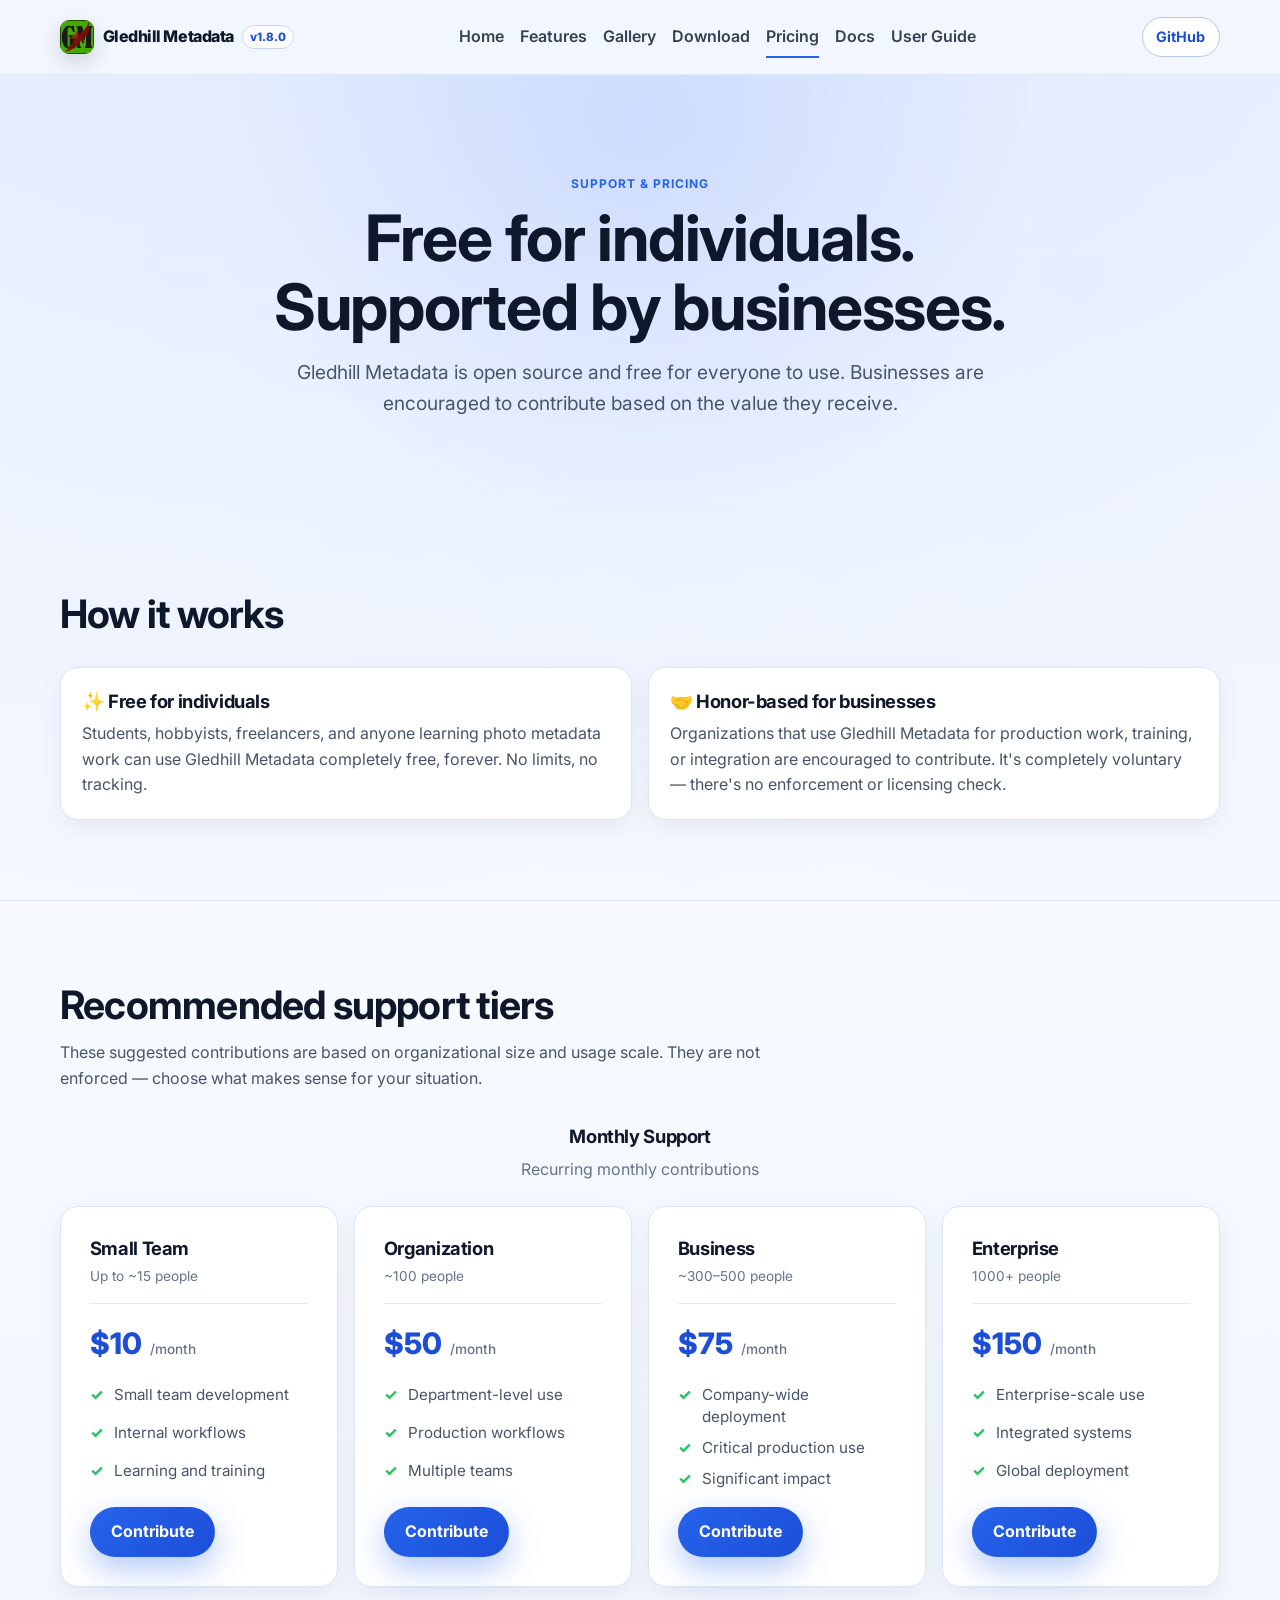
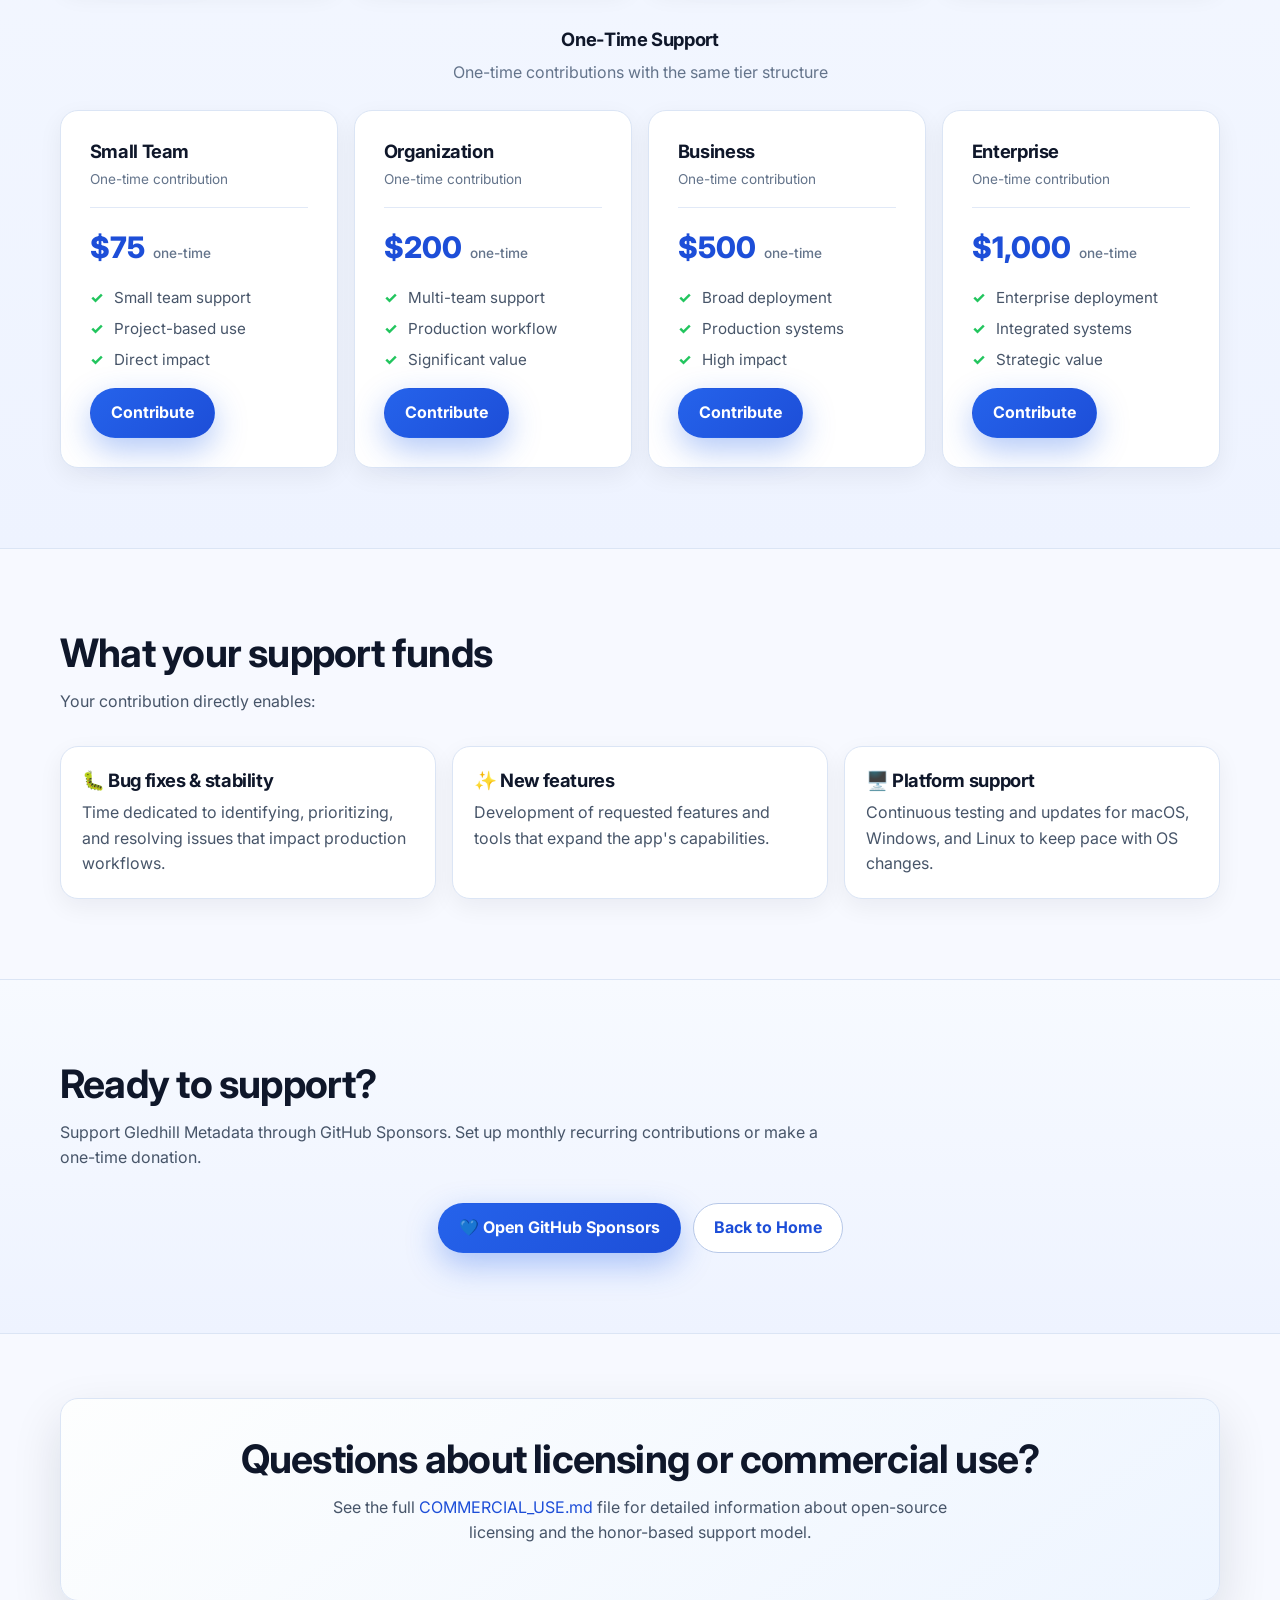
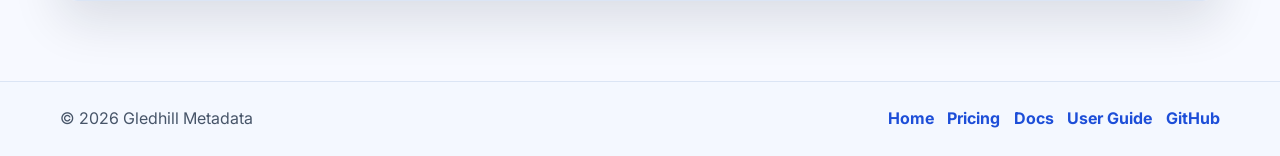
<file: pricing.html>
<!doctype html>
<html lang="en">
<head>
  <meta charset="UTF-8" />
  <meta name="viewport" content="width=device-width, initial-scale=1.0" />
  <meta name="description" content="Gledhill Metadata pricing and commercial use information. Free for individuals, support from businesses." />
  <meta name="keywords" content="pricing, commercial use, support, donation" />
  <meta name="author" content="Gledhill Metadata" />
  <title>Pricing & Support — Gledhill Metadata</title>
  <meta property="og:title" content="Pricing & Support — Gledhill Metadata" />
  <meta property="og:description" content="Free for individuals. Businesses are encouraged to support development." />
  <meta property="og:url" content="https://nerd-or-geek.github.io/Gledhill-Metadata/pricing.html" />
  <meta property="og:type" content="website" />
  <meta name="twitter:card" content="summary" />
  <link rel="canonical" href="https://nerd-or-geek.github.io/Gledhill-Metadata/pricing.html" />
  <link rel="icon" type="image/x-icon" href="gledhillmetadata/assets/icons/app_logo.ico" />
  <link rel="preconnect" href="https://fonts.googleapis.com" />
  <link rel="preconnect" href="https://fonts.gstatic.com" crossorigin />
  <link href="https://fonts.googleapis.com/css2?family=Inter:wght@400;500;600;700;800&display=swap" rel="stylesheet" />
  <link rel="stylesheet" href="styles.css" />
</head>
<body>
  <header class="site-header">
    <div class="container header-inner">
      <a href="index.html" class="brand" aria-label="Gledhill Metadata home">
        <img class="brand-logo" src="assets/app_logo-web.png" alt="" aria-hidden="true" />
        <span>Gledhill Metadata</span>
        <span class="brand-version">v1.8.0</span>
      </a>
      <nav class="nav" aria-label="Main navigation">
        <a href="index.html#top">Home</a>
        <a href="index.html#features">Features</a>
        <a href="index.html#gallery">Gallery</a>
        <a href="index.html#download">Download</a>
        <a href="pricing.html" class="nav-active">Pricing</a>
        <a href="docs.html">Docs</a>
        <a href="user-guide.html">User Guide</a>
      </nav>
      <a class="btn btn-outline btn-small nav-github" href="https://github.com/Nerd-or-Geek/Gledhill-Metadata" target="_blank" rel="noopener noreferrer">GitHub</a>
      <button class="nav-hamburger" aria-label="Toggle navigation" aria-expanded="false" aria-controls="mobile-nav">
        <span></span><span></span><span></span>
      </button>
    </div>
  </header>
  <div class="mobile-nav-overlay" id="mobile-nav" aria-hidden="true">
    <nav aria-label="Mobile navigation">
      <a href="index.html#top">Home</a>
      <a href="index.html#features">Features</a>
      <a href="index.html#gallery">Gallery</a>
      <a href="index.html#download">Download</a>
      <a href="pricing.html">Pricing</a>
      <a href="docs.html">Docs</a>
      <a href="user-guide.html">User Guide</a>
      <a href="https://github.com/Nerd-or-Geek/Gledhill-Metadata" target="_blank" rel="noopener noreferrer">GitHub ↗</a>
    </nav>
  </div>

  <main id="top">
    <section class="hero">
      <div class="container hero-inner" data-reveal>
        <p class="eyebrow">Support & Pricing</p>
        <h1>Free for individuals.<br />Supported by businesses.</h1>
        <p class="hero-tagline">Gledhill Metadata is open source and free for everyone to use. Businesses are encouraged to contribute based on the value they receive.</p>
      </div>
    </section>

    <section class="section">
      <div class="container" data-reveal>
        <div class="section-heading-row">
          <div>
            <h2>How it works</h2>
          </div>
        </div>
        <div class="grid cards-2">
          <article class="card">
            <h3>✨ Free for individuals</h3>
            <p>Students, hobbyists, freelancers, and anyone learning photo metadata work can use Gledhill Metadata completely free, forever. No limits, no tracking.</p>
          </article>
          <article class="card">
            <h3>🤝 Honor-based for businesses</h3>
            <p>Organizations that use Gledhill Metadata for production work, training, or integration are encouraged to contribute. It's completely voluntary — there's no enforcement or licensing check.</p>
          </article>
        </div>
      </div>
    </section>

    <section class="section section-alt">
      <div class="container" data-reveal>
        <h2>Recommended support tiers</h2>
        <p class="section-intro">These suggested contributions are based on organizational size and usage scale. They are not enforced — choose what makes sense for your situation.</p>
        
        <h3 style="text-align: center; margin-top: 2rem; margin-bottom: 0.5rem;">Monthly Support</h3>
        <p style="text-align: center; color: #64748b; margin-bottom: 1.5rem;">Recurring monthly contributions</p>
        <div class="grid pricing-grid">
          <article class="pricing-card">
            <div class="pricing-header">
              <h3>Small Team</h3>
              <p class="pricing-desc">Up to ~15 people</p>
            </div>
            <div class="pricing-amount">
              <span class="price">$10</span>
              <span class="period">/month</span>
            </div>
            <ul class="pricing-features">
              <li>Small team development</li>
              <li>Internal workflows</li>
              <li>Learning and training</li>
            </ul>
            <a class="btn btn-primary" href="https://github.com/sponsors/Nerd-or-Geek" target="_blank" rel="noopener noreferrer">Contribute</a>
          </article>

          <article class="pricing-card">
            <div class="pricing-header">
              <h3>Organization</h3>
              <p class="pricing-desc">~100 people</p>
            </div>
            <div class="pricing-amount">
              <span class="price">$50</span>
              <span class="period">/month</span>
            </div>
            <ul class="pricing-features">
              <li>Department-level use</li>
              <li>Production workflows</li>
              <li>Multiple teams</li>
            </ul>
            <a class="btn btn-primary" href="https://github.com/sponsors/Nerd-or-Geek" target="_blank" rel="noopener noreferrer">Contribute</a>
          </article>

          <article class="pricing-card">
            <div class="pricing-header">
              <h3>Business</h3>
              <p class="pricing-desc">~300–500 people</p>
            </div>
            <div class="pricing-amount">
              <span class="price">$75</span>
              <span class="period">/month</span>
            </div>
            <ul class="pricing-features">
              <li>Company-wide deployment</li>
              <li>Critical production use</li>
              <li>Significant impact</li>
            </ul>
            <a class="btn btn-primary" href="https://github.com/sponsors/Nerd-or-Geek" target="_blank" rel="noopener noreferrer">Contribute</a>
          </article>

          <article class="pricing-card">
            <div class="pricing-header">
              <h3>Enterprise</h3>
              <p class="pricing-desc">1000+ people</p>
            </div>
            <div class="pricing-amount">
              <span class="price">$150</span>
              <span class="period">/month</span>
            </div>
            <ul class="pricing-features">
              <li>Enterprise-scale use</li>
              <li>Integrated systems</li>
              <li>Global deployment</li>
            </ul>
            <a class="btn btn-primary" href="https://github.com/sponsors/Nerd-or-Geek" target="_blank" rel="noopener noreferrer">Contribute</a>
          </article>
        </div>

        <h3 style="text-align: center; margin-top: 2.5rem; margin-bottom: 0.5rem;">One-Time Support</h3>
        <p style="text-align: center; color: #64748b; margin-bottom: 1.5rem;">One-time contributions with the same tier structure</p>
        <div class="grid pricing-grid">
          <article class="pricing-card">
            <div class="pricing-header">
              <h3>Small Team</h3>
              <p class="pricing-desc">One-time contribution</p>
            </div>
            <div class="pricing-amount">
              <span class="price">$75</span>
              <span class="period">one-time</span>
            </div>
            <ul class="pricing-features">
              <li>Small team support</li>
              <li>Project-based use</li>
              <li>Direct impact</li>
            </ul>
            <a class="btn btn-primary" href="https://github.com/sponsors/Nerd-or-Geek" target="_blank" rel="noopener noreferrer">Contribute</a>
          </article>

          <article class="pricing-card">
            <div class="pricing-header">
              <h3>Organization</h3>
              <p class="pricing-desc">One-time contribution</p>
            </div>
            <div class="pricing-amount">
              <span class="price">$200</span>
              <span class="period">one-time</span>
            </div>
            <ul class="pricing-features">
              <li>Multi-team support</li>
              <li>Production workflow</li>
              <li>Significant value</li>
            </ul>
            <a class="btn btn-primary" href="https://github.com/sponsors/Nerd-or-Geek" target="_blank" rel="noopener noreferrer">Contribute</a>
          </article>

          <article class="pricing-card">
            <div class="pricing-header">
              <h3>Business</h3>
              <p class="pricing-desc">One-time contribution</p>
            </div>
            <div class="pricing-amount">
              <span class="price">$500</span>
              <span class="period">one-time</span>
            </div>
            <ul class="pricing-features">
              <li>Broad deployment</li>
              <li>Production systems</li>
              <li>High impact</li>
            </ul>
            <a class="btn btn-primary" href="https://github.com/sponsors/Nerd-or-Geek" target="_blank" rel="noopener noreferrer">Contribute</a>
          </article>

          <article class="pricing-card">
            <div class="pricing-header">
              <h3>Enterprise</h3>
              <p class="pricing-desc">One-time contribution</p>
            </div>
            <div class="pricing-amount">
              <span class="price">$1,000</span>
              <span class="period">one-time</span>
            </div>
            <ul class="pricing-features">
              <li>Enterprise deployment</li>
              <li>Integrated systems</li>
              <li>Strategic value</li>
            </ul>
            <a class="btn btn-primary" href="https://github.com/sponsors/Nerd-or-Geek" target="_blank" rel="noopener noreferrer">Contribute</a>
          </article>
        </div>
      </div>
    </section>

    <section class="section">
      <div class="container" data-reveal>
        <h2>What your support funds</h2>
        <p class="section-intro">Your contribution directly enables:</p>
        <div class="grid cards-3">
          <article class="card">
            <h3>🐛 Bug fixes & stability</h3>
            <p>Time dedicated to identifying, prioritizing, and resolving issues that impact production workflows.</p>
          </article>
          <article class="card">
            <h3>✨ New features</h3>
            <p>Development of requested features and tools that expand the app's capabilities.</p>
          </article>
          <article class="card">
            <h3>🖥️ Platform support</h3>
            <p>Continuous testing and updates for macOS, Windows, and Linux to keep pace with OS changes.</p>
          </article>
        </div>
      </div>
    </section>

    <section class="section section-alt">
      <div class="container support-section" data-reveal>
        <h2>Ready to support?</h2>
        <p class="section-intro">Support Gledhill Metadata through GitHub Sponsors. Set up monthly recurring contributions or make a one-time donation.</p>
        <div class="hero-actions">
          <a class="btn btn-primary" href="https://github.com/sponsors/Nerd-or-Geek" target="_blank" rel="noopener noreferrer">💙 Open GitHub Sponsors</a>
          <a class="btn btn-outline" href="index.html">Back to Home</a>
        </div>
      </div>
    </section>

    <section class="section cta-section">
      <div class="container cta-inner" data-reveal>
        <h2>Questions about licensing or commercial use?</h2>
        <p>See the full <a href="COMMERCIAL_USE.md">COMMERCIAL_USE.md</a> file for detailed information about open-source licensing and the honor-based support model.</p>
      </div>
    </section>
  </main>

  <footer class="site-footer">
    <div class="container footer-inner">
      <p>&copy; <span id="year"></span> Gledhill Metadata</p>
      <nav class="footer-links" aria-label="Footer navigation">
        <a href="index.html">Home</a>
        <a href="pricing.html">Pricing</a>
        <a href="docs.html">Docs</a>
        <a href="user-guide.html">User Guide</a>
        <a href="https://github.com/Nerd-or-Geek/Gledhill-Metadata" target="_blank" rel="noopener noreferrer">GitHub</a>
      </nav>
    </div>
  </footer>

  <script src="script.js"></script>
</body>
</html>
</file>
<file: styles.css>
:root {
  --bg: #f7f9ff;
  --bg-alt: #eef3ff;
  --surface: #ffffff;
  --surface-soft: #f8fbff;
  --text: #0f172a;
  --muted: #475569;
  --primary: #2563eb;
  --primary-hover: #1d4ed8;
  --ring: rgba(37, 99, 235, 0.3);
  --border: #dbe5f5;
  --shadow-sm: 0 8px 24px rgba(15, 23, 42, 0.06);
  --shadow: 0 20px 50px rgba(15, 23, 42, 0.12);
  --shadow-lg: 0 36px 90px rgba(15, 23, 42, 0.16);
  --radius: 18px;
  --radius-sm: 12px;
  --container: 1160px;
}

* {
  box-sizing: border-box;
}

html,
body {
  margin: 0;
  padding: 0;
}

html {
  scroll-behavior: smooth;
}

body {
  font-family: Inter, -apple-system, BlinkMacSystemFont, "Segoe UI", Roboto, Arial, sans-serif;
  background: radial-gradient(circle at 20% -10%, #dce7ff 0, transparent 35%),
    radial-gradient(circle at 90% 0%, #e8efff 0, transparent 30%),
    var(--bg);
  color: var(--text);
  line-height: 1.6;
}

a {
  color: inherit;
  text-decoration: none;
}

a:focus-visible,
button:focus-visible {
  outline: 3px solid var(--ring);
  outline-offset: 2px;
}

img {
  max-width: 100%;
  display: block;
}

.container {
  width: min(var(--container), calc(100% - 2rem));
  margin: 0 auto;
}

.section {
  padding: 5rem 0;
}

.section-alt {
  background: linear-gradient(180deg, #f7faff 0%, #eef3ff 100%);
  border-block: 1px solid var(--border);
}

.eyebrow {
  margin: 0 0 0.6rem;
  color: var(--primary);
  font-weight: 700;
  text-transform: uppercase;
  letter-spacing: 0.08em;
  font-size: 0.75rem;
}

h1,
h2,
h3 {
  margin: 0;
  letter-spacing: -0.02em;
}

h1 {
  font-size: clamp(2.2rem, 5.5vw, 4rem);
  line-height: 1.08;
}

h2 {
  font-size: clamp(1.7rem, 3.6vw, 2.45rem);
  line-height: 1.2;
  margin-bottom: 0.8rem;
}

h3 {
  font-size: 1.15rem;
  line-height: 1.35;
}

p {
  margin: 0;
  color: var(--muted);
}

.section-intro {
  max-width: 760px;
  margin: 0 0 2rem;
}

.section-intro.left {
  margin-bottom: 0;
}

.site-header {
  position: sticky;
  top: 0;
  z-index: 40;
  backdrop-filter: blur(10px);
  background: rgba(247, 249, 255, 0.78);
  border-bottom: 1px solid rgba(219, 229, 245, 0.85);
}

.header-inner {
  min-height: 74px;
  display: flex;
  align-items: center;
  justify-content: space-between;
  gap: 1rem;
}

.brand {
  display: inline-flex;
  align-items: center;
  gap: 0.55rem;
  font-weight: 800;
  letter-spacing: -0.03em;
  color: #0f172a;
  white-space: nowrap;
}

.brand-logo {
  width: 34px;
  height: 34px;
  border-radius: 9px;
  object-fit: cover;
  box-shadow: 0 8px 20px rgba(15, 23, 42, 0.16);
}

.brand-version {
  border: 1px solid #c7d6f0;
  border-radius: 999px;
  padding: 0.12rem 0.42rem;
  background: rgba(255, 255, 255, 0.78);
  color: #1d4ed8;
  font-size: 0.72rem;
  font-weight: 800;
  letter-spacing: 0;
}

.nav {
  display: flex;
  align-items: center;
  gap: 1rem;
}

.nav a {
  position: relative;
  color: #334155;
  font-weight: 600;
  padding: 0.4rem 0;
}

.nav a::after {
  content: "";
  position: absolute;
  left: 0;
  right: 0;
  bottom: -2px;
  height: 2px;
  background: var(--primary);
  transform: scaleX(0);
  transform-origin: left;
  transition: transform 0.25s ease;
}

.nav a:hover,
.nav a.active {
  color: #0f172a;
}

.nav a:hover::after,
.nav a.active::after {
  transform: scaleX(1);
}

.btn {
  border: 1px solid transparent;
  border-radius: 999px;
  display: inline-flex;
  align-items: center;
  justify-content: center;
  gap: 0.45rem;
  font-weight: 700;
  cursor: pointer;
  transition: transform 0.2s ease, box-shadow 0.25s ease, background 0.25s ease, color 0.25s ease, border-color 0.25s ease;
}

.btn:hover {
  transform: translateY(-2px);
}

.btn:active {
  transform: translateY(0);
}

.btn-primary,
.btn-ghost,
.btn-outline {
  min-height: 44px;
  padding: 0.72rem 1.25rem;
}

.btn-primary {
  color: #fff;
  background: linear-gradient(135deg, #2563eb 0%, #1d4ed8 100%);
  box-shadow: 0 12px 32px rgba(37, 99, 235, 0.35);
}

.btn-primary:hover {
  box-shadow: 0 20px 36px rgba(37, 99, 235, 0.42);
}

.btn-ghost {
  color: #0f172a;
  border-color: #cad8f0;
  background: rgba(255, 255, 255, 0.8);
}

.btn-ghost:hover {
  border-color: #9db7e8;
  background: #fff;
}

.btn-outline {
  color: #1d4ed8;
  border-color: #b7c8e8;
  background: #fff;
}

.btn-outline:hover {
  border-color: #8aacdf;
  background: #f7faff;
}

.btn-small {
  min-height: 36px;
  padding: 0.45rem 0.85rem;
  font-size: 0.9rem;
}

.hero {
  padding: 6.2rem 0 4.2rem;
  position: relative;
}

.hero::before {
  content: "";
  position: absolute;
  inset: 0;
  background: radial-gradient(circle at 50% 10%, rgba(37, 99, 235, 0.12) 0%, transparent 55%);
  pointer-events: none;
}

.hero-inner {
  position: relative;
  z-index: 1;
  text-align: center;
  max-width: 940px;
}

.hero-tagline {
  margin: 1rem auto 1.5rem;
  max-width: 760px;
  font-size: clamp(1rem, 2vw, 1.2rem);
}

.hero-micro-proof {
  display: flex;
  justify-content: center;
  flex-wrap: wrap;
  gap: 0.5rem;
  margin-bottom: 1.5rem;
}

.hero-micro-proof span {
  border: 1px solid #c9d8f2;
  border-radius: 999px;
  background: rgba(255, 255, 255, 0.78);
  color: #1e3a8a;
  font-size: 0.82rem;
  font-weight: 700;
  padding: 0.28rem 0.65rem;
}

.hero-actions {
  display: flex;
  flex-wrap: wrap;
  justify-content: center;
  gap: 0.75rem;
}

.hero-frame {
  margin-top: 2.3rem;
  border: 1px solid #2a3347;
  border-radius: var(--radius);
  overflow: hidden;
  box-shadow: var(--shadow-lg);
  background: #1f2937;
  text-align: left;
}

.hero-frame-head {
  display: flex;
  align-items: center;
  gap: 0.45rem;
  padding: 0.75rem 1rem;
  background: #182133;
  border-bottom: 1px solid rgba(255, 255, 255, 0.08);
}

.hero-frame-head span {
  width: 10px;
  height: 10px;
  border-radius: 50%;
}

.hero-frame-head span:nth-child(1) { background: #ff5f57; }
.hero-frame-head span:nth-child(2) { background: #febc2e; }
.hero-frame-head span:nth-child(3) { background: #28c840; }

.hero-frame-head p {
  margin-left: 0.4rem;
  color: rgba(226, 232, 240, 0.72);
  font-size: 0.78rem;
  font-weight: 600;
}

.trust-band {
  padding-top: 1.4rem;
  padding-bottom: 2rem;
}

.trust-grid {
  display: grid;
  grid-template-columns: repeat(4, minmax(0, 1fr));
  gap: 0.9rem;
}

.trust-card,
.card,
.download-card,
.doc-card,
.doc-section,
.doc-sidebar {
  background: var(--surface);
  border: 1px solid var(--border);
  border-radius: var(--radius);
  box-shadow: var(--shadow-sm);
}

.trust-card {
  padding: 1rem;
}

.trust-card p {
  margin-top: 0.35rem;
  font-size: 0.93rem;
}

.grid {
  display: grid;
  gap: 1rem;
}

.cards-3 {
  grid-template-columns: repeat(3, minmax(0, 1fr));
}

.cards-2 {
  grid-template-columns: repeat(2, minmax(0, 1fr));
}

.cards-4 {
  grid-template-columns: repeat(4, minmax(0, 1fr));
}

.card {
  padding: 1.3rem;
  transition: transform 0.25s ease, box-shadow 0.25s ease;
}

.card:hover {
  transform: translateY(-4px);
  box-shadow: var(--shadow);
}

.card p {
  margin-top: 0.45rem;
}

.section-heading-row {
  display: flex;
  align-items: flex-end;
  justify-content: space-between;
  gap: 1rem;
  margin-bottom: 1.1rem;
}

.gallery-controls {
  display: flex;
  gap: 0.45rem;
}

.gallery-nav {
  width: 40px;
  height: 40px;
  border-radius: 10px;
  border: 1px solid #c6d5ef;
  background: #fff;
  color: #1d4ed8;
  font-weight: 800;
  cursor: pointer;
  transition: background 0.2s ease, transform 0.2s ease;
}

.gallery-nav:hover {
  background: #eef4ff;
  transform: translateY(-1px);
}

.gallery {
  border: 1px solid var(--border);
  border-radius: var(--radius);
  padding: 0.75rem;
  background: #fff;
  box-shadow: var(--shadow-sm);
}

.gallery-track {
  position: relative;
  min-height: 280px;
}

.gallery-slide {
  margin: 0;
  display: none;
  border-radius: calc(var(--radius) - 6px);
  overflow: hidden;
  background: #f8fafc;
  border: 1px solid #dbe4f2;
}

.gallery-slide.is-active {
  display: block;
  animation: fadeSlideIn 0.45s ease;
}

.gallery-slide img {
  width: 100%;
  aspect-ratio: 16 / 9;
  object-fit: cover;
}

.gallery-slide figcaption {
  padding: 0.7rem 0.9rem;
  font-size: 0.9rem;
  color: #334155;
}

.gallery-dots {
  display: flex;
  justify-content: center;
  flex-wrap: wrap;
  gap: 0.4rem;
  margin-top: 0.7rem;
}

.gallery-dot {
  width: 9px;
  height: 9px;
  border-radius: 50%;
  border: none;
  background: #c5d4ed;
  cursor: pointer;
  transition: transform 0.2s ease, background 0.2s ease;
}

.gallery-dot.is-active {
  background: #2563eb;
  transform: scale(1.15);
}

.video-frame {
  border: 1px solid var(--border);
  border-radius: var(--radius);
  overflow: hidden;
  box-shadow: var(--shadow);
  background: #0f172a;
}

.video-frame iframe {
  width: 100%;
  aspect-ratio: 16 / 9;
  border: 0;
}

.download-grid {
  grid-template-columns: repeat(3, minmax(0, 1fr));
  margin-bottom: 1.2rem;
}

.version-note {
  width: fit-content;
  margin: -0.7rem auto 1.3rem;
  padding: 0.45rem 0.85rem;
  border: 1px solid #c7d6f0;
  border-radius: 999px;
  background: #fff;
  color: #334155;
  box-shadow: var(--shadow-sm);
  font-size: 0.95rem;
}

.download-card {
  padding: 1.3rem;
  display: flex;
  flex-direction: column;
  gap: 0.85rem;
}

.download-card .btn {
  margin-top: auto;
}

.linux-install-box {
  border: 1px solid #c7d6f0;
  background: linear-gradient(180deg, #ffffff 0%, #f8fbff 100%);
  border-radius: var(--radius);
  padding: 1.2rem;
}

.linux-install-box h3 {
  margin-bottom: 0.3rem;
}

.code-block {
  margin: 0.75rem 0;
  padding: 0.8rem 0.9rem;
  border-radius: 10px;
  background: #0b1220;
  color: #e2e8f0;
  overflow-x: auto;
  border: 1px solid rgba(148, 163, 184, 0.25);
}

.code-block code {
  font-family: ui-monospace, SFMono-Regular, Menlo, Monaco, Consolas, "Liberation Mono", "Courier New", monospace;
  font-size: 0.88rem;
}

.cta-section {
  padding-top: 4rem;
}

.cta-inner {
  text-align: center;
  border: 1px solid var(--border);
  border-radius: var(--radius);
  background: linear-gradient(145deg, #fdfefe 0%, #eef5ff 100%);
  box-shadow: var(--shadow);
  padding: 2.2rem 1.2rem;
}

.cta-inner p {
  max-width: 680px;
  margin: 0.45rem auto 1.2rem;
}

.doc-hero {
  padding: 5.8rem 0 3.4rem;
  position: relative;
}

.doc-hero::before {
  content: "";
  position: absolute;
  inset: 0;
  background: radial-gradient(circle at 70% 0%, rgba(37, 99, 235, 0.11) 0%, transparent 50%);
  pointer-events: none;
}

.doc-hero-inner {
  max-width: 900px;
  text-align: center;
  position: relative;
  z-index: 1;
}

.doc-layout {
  display: grid;
  grid-template-columns: 260px minmax(0, 1fr);
  gap: 1.4rem;
  align-items: start;
}

.doc-sidebar {
  position: sticky;
  top: 92px;
  padding: 0.9rem;
}

.doc-sidebar nav {
  display: grid;
  gap: 0.35rem;
}

.doc-sidebar a {
  border-radius: 10px;
  padding: 0.5rem 0.65rem;
  color: #334155;
  font-weight: 600;
  transition: background 0.2s ease, color 0.2s ease;
}

.doc-sidebar a:hover {
  background: #ecf3ff;
  color: #1d4ed8;
}

.doc-inline-link,
.doc-section a:not(.btn) {
  color: #1d4ed8;
  font-weight: 700;
  text-decoration: underline;
  text-decoration-thickness: 0.08em;
  text-underline-offset: 0.18em;
}

.doc-content {
  display: grid;
  gap: 1rem;
}

.doc-section {
  padding: 1.5rem;
  scroll-margin-top: 92px;
}

.doc-section > p {
  margin-bottom: 1rem;
}

.doc-grid {
  display: grid;
  grid-template-columns: repeat(2, minmax(0, 1fr));
  gap: 0.8rem;
}

.doc-card {
  padding: 1rem;
}

.doc-card p {
  margin-top: 0.35rem;
}

.doc-callout {
  margin-top: 1rem;
  border: 1px solid #c5d7f5;
  border-left: 4px solid #2563eb;
  border-radius: 10px;
  background: #eff5ff;
  padding: 0.85rem 0.9rem;
}

.doc-steps,
.doc-list {
  margin: 0.9rem 0 0;
  padding-left: 1.2rem;
  color: #334155;
}

.doc-steps li,
.doc-list li {
  margin-bottom: 0.42rem;
}

.doc-media-grid {
  display: grid;
  grid-template-columns: repeat(3, minmax(0, 1fr));
  gap: 0.75rem;
}

.doc-media-item {
  margin: 0;
  border: 1px solid #d5e1f4;
  border-radius: 12px;
  overflow: hidden;
  background: #fff;
  transition: transform 0.2s ease, box-shadow 0.25s ease;
}

.doc-media-item:hover {
  transform: translateY(-2px);
  box-shadow: var(--shadow-sm);
}

.doc-media-item img {
  width: 100%;
  aspect-ratio: 16 / 10;
  object-fit: cover;
}

.doc-faq {
  margin-top: 0.7rem;
  border: 1px solid #d5e1f4;
  border-radius: 12px;
  background: #f9fbff;
  padding: 0.9rem;
}

.doc-faq summary {
  cursor: pointer;
  font-weight: 700;
  color: #0f172a;
}

.doc-faq p {
  margin-top: 0.65rem;
}

.faq-grid {
  display: grid;
  grid-template-columns: repeat(2, minmax(0, 1fr));
  gap: 0.75rem;
}

.faq-grid .doc-faq {
  margin-top: 0;
}

.guide-section {
  display: grid;
  grid-template-columns: minmax(0, 0.95fr) minmax(320px, 1.25fr);
  gap: 1.2rem;
  align-items: center;
}

.guide-copy .doc-list {
  margin-top: 0.75rem;
}

.guide-two-col {
  display: grid;
  grid-template-columns: repeat(2, minmax(0, 1fr));
  gap: 1rem;
  margin: 1rem 0;
}

.guide-shot {
  margin: 0;
  border: 1px solid #d5e1f4;
  border-radius: 16px;
  overflow: hidden;
  background: #fff;
  box-shadow: var(--shadow-sm);
}

.guide-shot img {
  width: 100%;
  aspect-ratio: 16 / 10;
  object-fit: cover;
  object-position: top center;
}

.guide-shot figcaption {
  padding: 0.75rem 0.9rem;
  color: #334155;
  font-size: 0.92rem;
  background: linear-gradient(180deg, #ffffff 0%, #f8fbff 100%);
  border-top: 1px solid #e1e9f7;
}

.site-footer {
  border-top: 1px solid var(--border);
  background: #f4f8ff;
}

.footer-inner {
  min-height: 74px;
  display: flex;
  align-items: center;
  justify-content: space-between;
  gap: 1rem;
}

.footer-inner a {
  color: #1d4ed8;
  font-weight: 700;
}

.footer-links {
  display: flex;
  flex-wrap: wrap;
  justify-content: flex-end;
  gap: 0.85rem;
}

/* Support & Pricing Styles */
.support-banner {
  margin-top: 1.5rem;
  padding: 0.75rem 1rem;
  border: 1px solid #c7d6f0;
  border-radius: 12px;
  background: rgba(255, 255, 255, 0.85);
  color: #334155;
  font-size: 0.95rem;
  font-weight: 600;
  text-align: center;
  box-shadow: 0 8px 20px rgba(37, 99, 235, 0.1);
}

.support-banner a {
  color: #1d4ed8;
  font-weight: 700;
  text-decoration: underline;
}

.support-banner a:hover {
  color: #2563eb;
}

.support-callout {
  text-align: center;
  border: 1px solid var(--border);
  border-radius: var(--radius);
  background: linear-gradient(135deg, #fdfefe 0%, #eef6ff 100%);
  box-shadow: var(--shadow-sm);
  padding: 2rem 1.5rem;
}

.support-callout h2 {
  margin-bottom: 0.3rem;
}

.support-callout .section-intro {
  margin: 0.5rem auto 1.5rem;
}

.support-buttons {
  grid-template-columns: repeat(3, minmax(0, 1fr));
  max-width: 700px;
  margin: 0 auto;
}

.pricing-grid {
  grid-template-columns: repeat(4, minmax(0, 1fr));
}

.pricing-card,
.support-card {
  background: var(--surface);
  border: 1px solid var(--border);
  border-radius: var(--radius);
  box-shadow: var(--shadow-sm);
  padding: 1.8rem;
  display: flex;
  flex-direction: column;
  gap: 1rem;
  transition: transform 0.25s ease, box-shadow 0.25s ease, border-color 0.25s ease;
}

.pricing-card:hover,
.support-card:hover {
  transform: translateY(-4px);
  box-shadow: var(--shadow);
  border-color: #2563eb;
}

.pricing-header {
  border-bottom: 1px solid #e1e9f7;
  padding-bottom: 1rem;
}

.pricing-header h3 {
  margin-bottom: 0.3rem;
  color: #0f172a;
}

.pricing-desc {
  font-size: 0.85rem;
  color: #64748b;
}

.pricing-amount {
  display: flex;
  align-items: baseline;
  gap: 0.5rem;
}

.price {
  font-size: 1.85rem;
  font-weight: 800;
  color: #1d4ed8;
}

.period {
  font-size: 0.85rem;
  color: #64748b;
  font-weight: 500;
}

.pricing-features {
  list-style: none;
  padding: 0;
  margin: 0;
  display: grid;
  gap: 0.5rem;
  flex-grow: 1;
}

.pricing-features li {
  padding-left: 1.5rem;
  position: relative;
  font-size: 0.95rem;
  color: #475569;
  line-height: 1.5;
}

.pricing-features li::before {
  content: "✓";
  position: absolute;
  left: 0;
  color: #22c55e;
  font-weight: 800;
}

.pricing-card .btn {
  align-self: flex-start;
}

.support-card {
  text-align: left;
  padding: 1.5rem;
}

.support-card h3 {
  margin-bottom: 0.2rem;
  color: #0f172a;
}

.support-card p {
  font-size: 0.95rem;
  margin-bottom: 0.5rem;
  flex-grow: 1;
}

.support-grid {
  grid-template-columns: repeat(2, minmax(0, 1fr));
  max-width: 800px;
  margin: 0 auto 1.2rem;
}

.divider-text {
  text-align: center;
  margin-top: 1.2rem;
  padding-top: 1.2rem;
  border-top: 1px solid #e1e9f7;
}

.divider-text p {
  font-size: 0.95rem;
}

.divider-text a {
  color: #1d4ed8;
  font-weight: 700;
  text-decoration: underline;
}

.divider-text a:hover {
  color: #2563eb;
}

.cta-inner a {
  color: #1d4ed8;
}

.cta-inner a:hover {
  color: #2563eb;
  text-decoration: underline;
}

.nav a.nav-active::after {
  transform: scaleX(1);
}

[data-reveal] {
  opacity: 0;
  transform: translateY(24px);
  transition: opacity 0.55s ease, transform 0.55s ease;
}

[data-reveal].is-visible {
  opacity: 1;
  transform: translateY(0);
}

@keyframes fadeSlideIn {
  from {
    opacity: 0;
    transform: translateX(10px);
  }
  to {
    opacity: 1;
    transform: translateX(0);
  }
}

/* Hero screenshot */
.hero-screenshot {
  margin-top: 2.5rem;
  border-radius: var(--radius);
  overflow: hidden;
  box-shadow: var(--shadow-lg);
  border: 1px solid var(--border);
}

.hero-screenshot img {
  width: 100%;
  display: block;
}

/* Mobile hamburger nav */
.nav-hamburger {
  display: none;
  flex-direction: column;
  justify-content: center;
  gap: 5px;
  width: 40px;
  height: 40px;
  border: 1px solid var(--border);
  border-radius: 10px;
  background: rgba(255,255,255,0.85);
  cursor: pointer;
  padding: 8px;
  transition: background 0.2s ease;
}

.nav-hamburger span {
  display: block;
  height: 2px;
  border-radius: 2px;
  background: var(--text);
  transition: transform 0.25s ease, opacity 0.2s ease;
  transform-origin: center;
}

.nav-hamburger.is-open span:nth-child(1) { transform: translateY(7px) rotate(45deg); }
.nav-hamburger.is-open span:nth-child(2) { opacity: 0; }
.nav-hamburger.is-open span:nth-child(3) { transform: translateY(-7px) rotate(-45deg); }

.mobile-nav-overlay {
  display: none;
  position: fixed;
  inset: 74px 0 0;
  z-index: 39;
  background: rgba(247, 249, 255, 0.97);
  backdrop-filter: blur(12px);
  border-top: 1px solid var(--border);
  padding: 1.5rem;
  overflow-y: auto;
  transform: translateY(-8px);
  opacity: 0;
  pointer-events: none;
  transition: transform 0.25s ease, opacity 0.25s ease;
}

.mobile-nav-overlay.is-open {
  opacity: 1;
  transform: translateY(0);
  pointer-events: auto;
}

.mobile-nav-overlay nav {
  display: flex;
  flex-direction: column;
  gap: 0.25rem;
}

.mobile-nav-overlay nav a {
  display: block;
  padding: 0.85rem 1rem;
  border-radius: 12px;
  font-weight: 600;
  font-size: 1.1rem;
  color: var(--text);
  transition: background 0.2s ease, color 0.2s ease;
}

.mobile-nav-overlay nav a:hover {
  background: #ecf3ff;
  color: var(--primary);
}

@media (max-width: 1050px) {
  .cards-3,
  .download-grid,
  .doc-media-grid,
  .pricing-grid,
  .cards-4 {
    grid-template-columns: repeat(2, minmax(0, 1fr));
  }

  .trust-grid {
    grid-template-columns: repeat(2, minmax(0, 1fr));
  }

  .support-buttons {
    grid-template-columns: 1fr;
  }
}

@media (max-width: 900px) {
  .doc-layout {
    grid-template-columns: 1fr;
  }

  .guide-section,
  .guide-two-col,
  .faq-grid {
    grid-template-columns: 1fr;
  }

  .doc-sidebar {
    position: static;
  }

  .doc-sidebar nav {
    grid-template-columns: repeat(2, minmax(0, 1fr));
  }

  .section-heading-row {
    flex-direction: column;
    align-items: flex-start;
  }
}

@media (max-width: 760px) {
  .header-inner {
    flex-wrap: wrap;
    justify-content: center;
    padding: 0.9rem 0;
    min-height: auto;
  }

  .nav {
    display: none;
  }

  .nav-github {
    display: none;
  }

  .nav-hamburger {
    display: flex;
  }

  .mobile-nav-overlay {
    display: block;
  }

  .section {
    padding: 3.6rem 0;
  }

  .cards-3,
  .cards-2,
  .download-grid,
  .trust-grid,
  .doc-grid,
  .doc-media-grid,
  .faq-grid,
  .pricing-grid,
  .cards-4,
  .support-grid,
  .support-buttons,
  .doc-sidebar nav {
    grid-template-columns: 1fr;
  }

  .hero {
    padding-top: 5rem;
  }

  .hero-tagline {
    max-width: 95%;
  }

  .cta-inner {
    padding: 1.7rem 1rem;
  }

  .footer-inner {
    flex-direction: column;
    justify-content: center;
    min-height: auto;
    padding: 0.8rem 0;
  }

  .footer-links {
    justify-content: center;
  }
}

@media (prefers-reduced-motion: reduce) {
  *,
  *::before,
  *::after {
    animation-duration: 0.01ms !important;
    animation-iteration-count: 1 !important;
    transition-duration: 0.01ms !important;
    scroll-behavior: auto !important;
  }

  [data-reveal] {
    opacity: 1;
    transform: none;
  }
}
</file>
